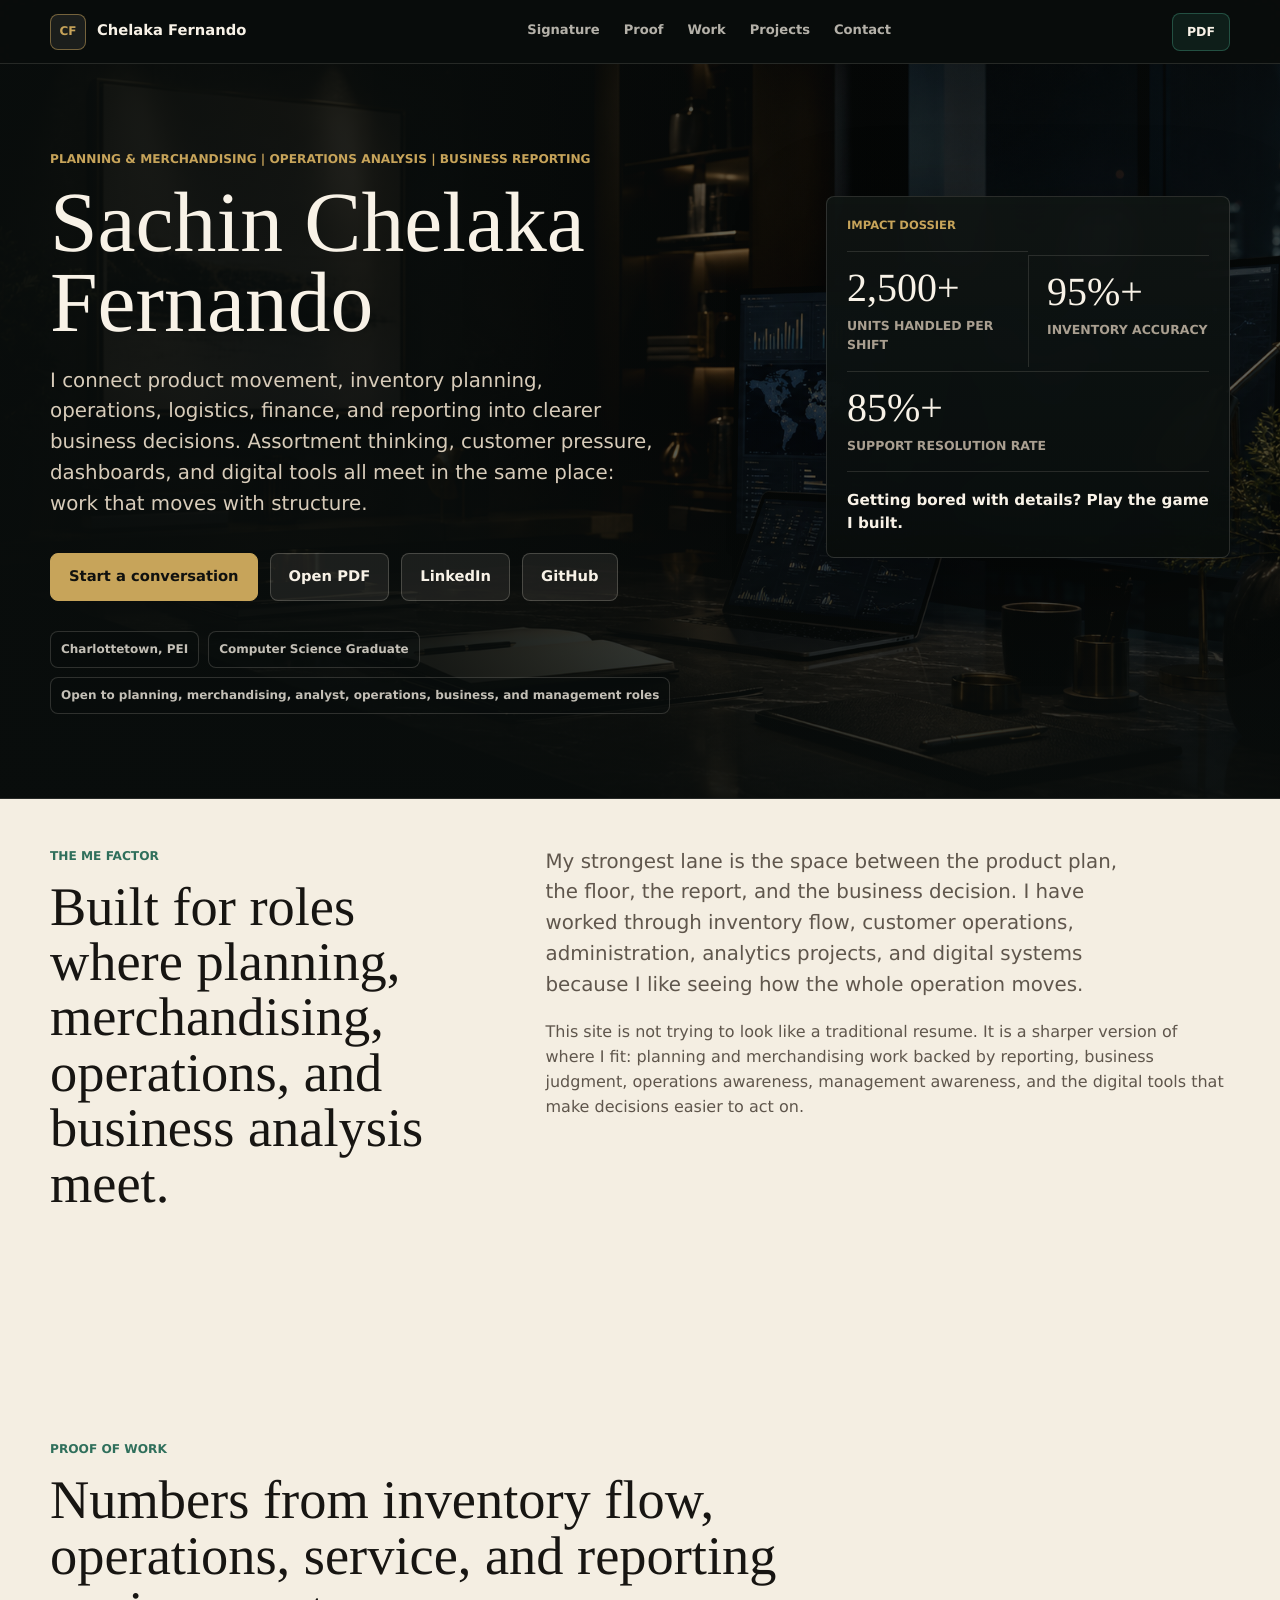
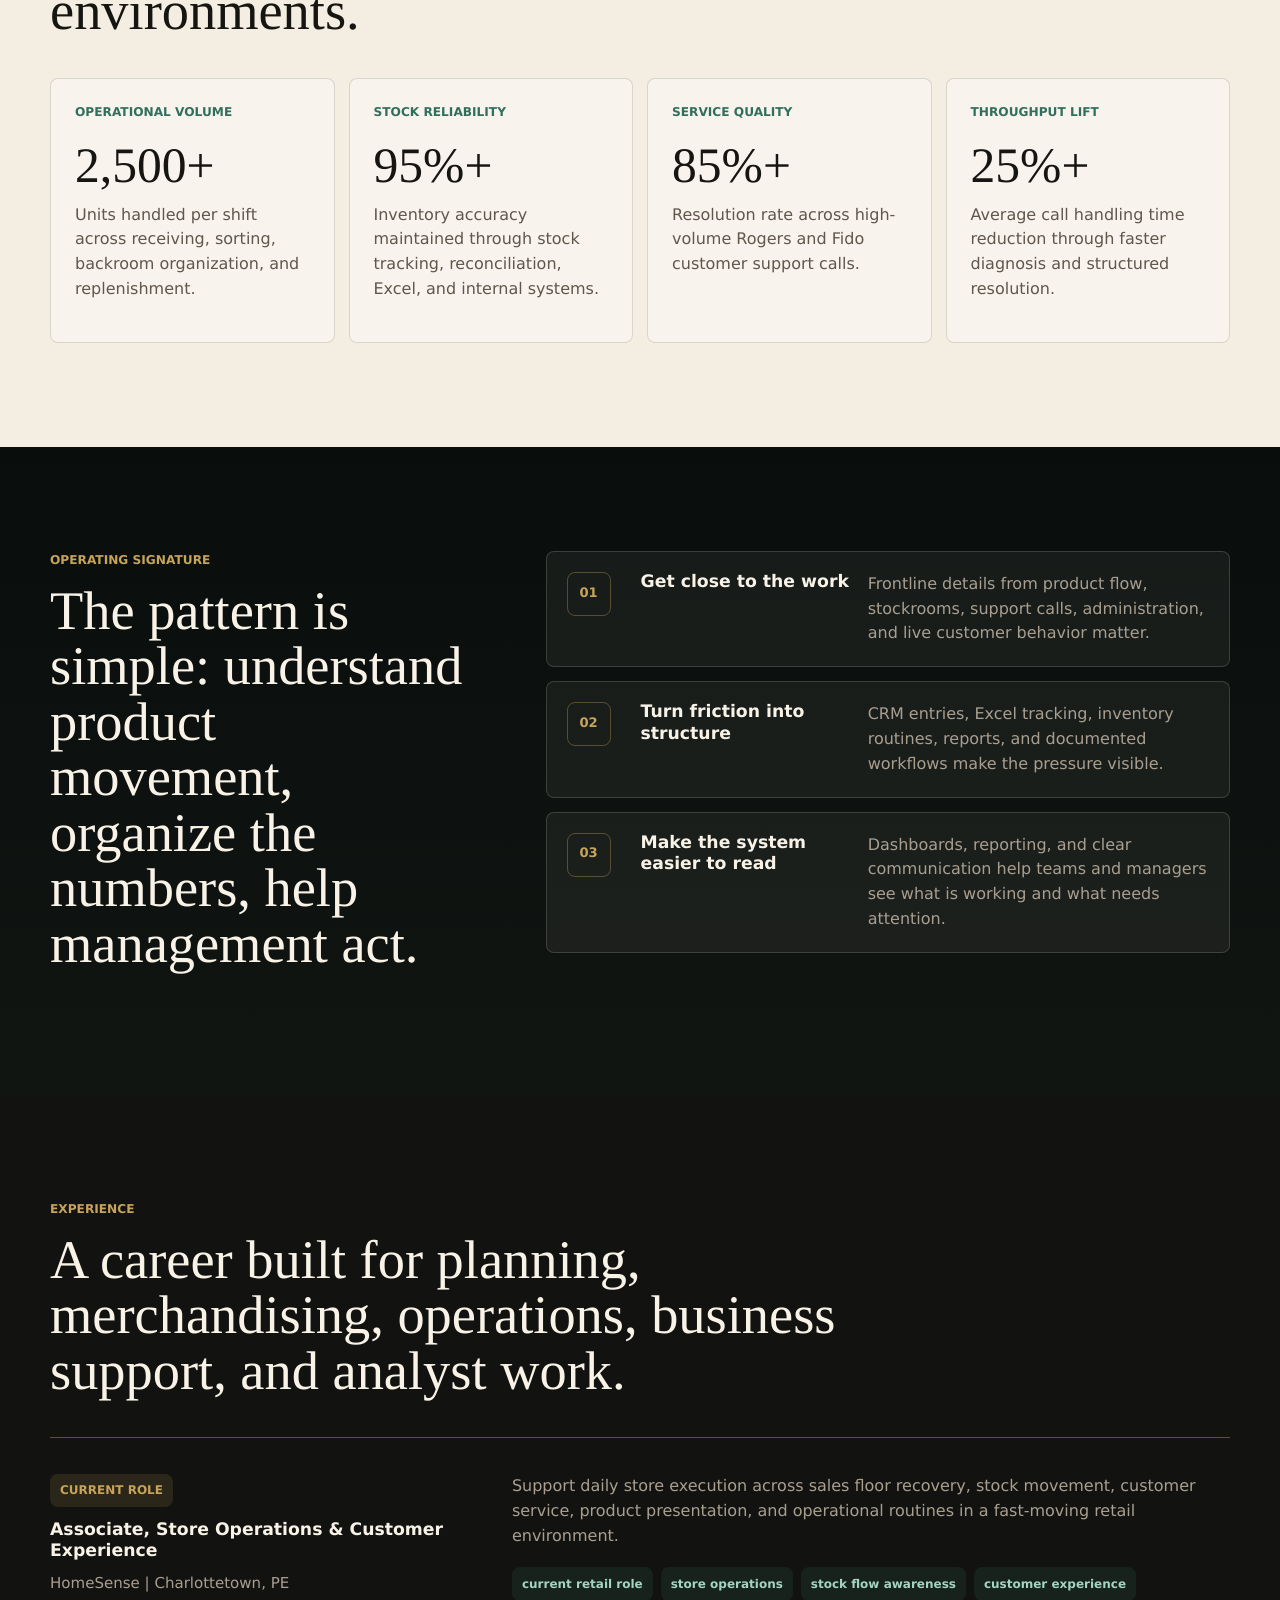
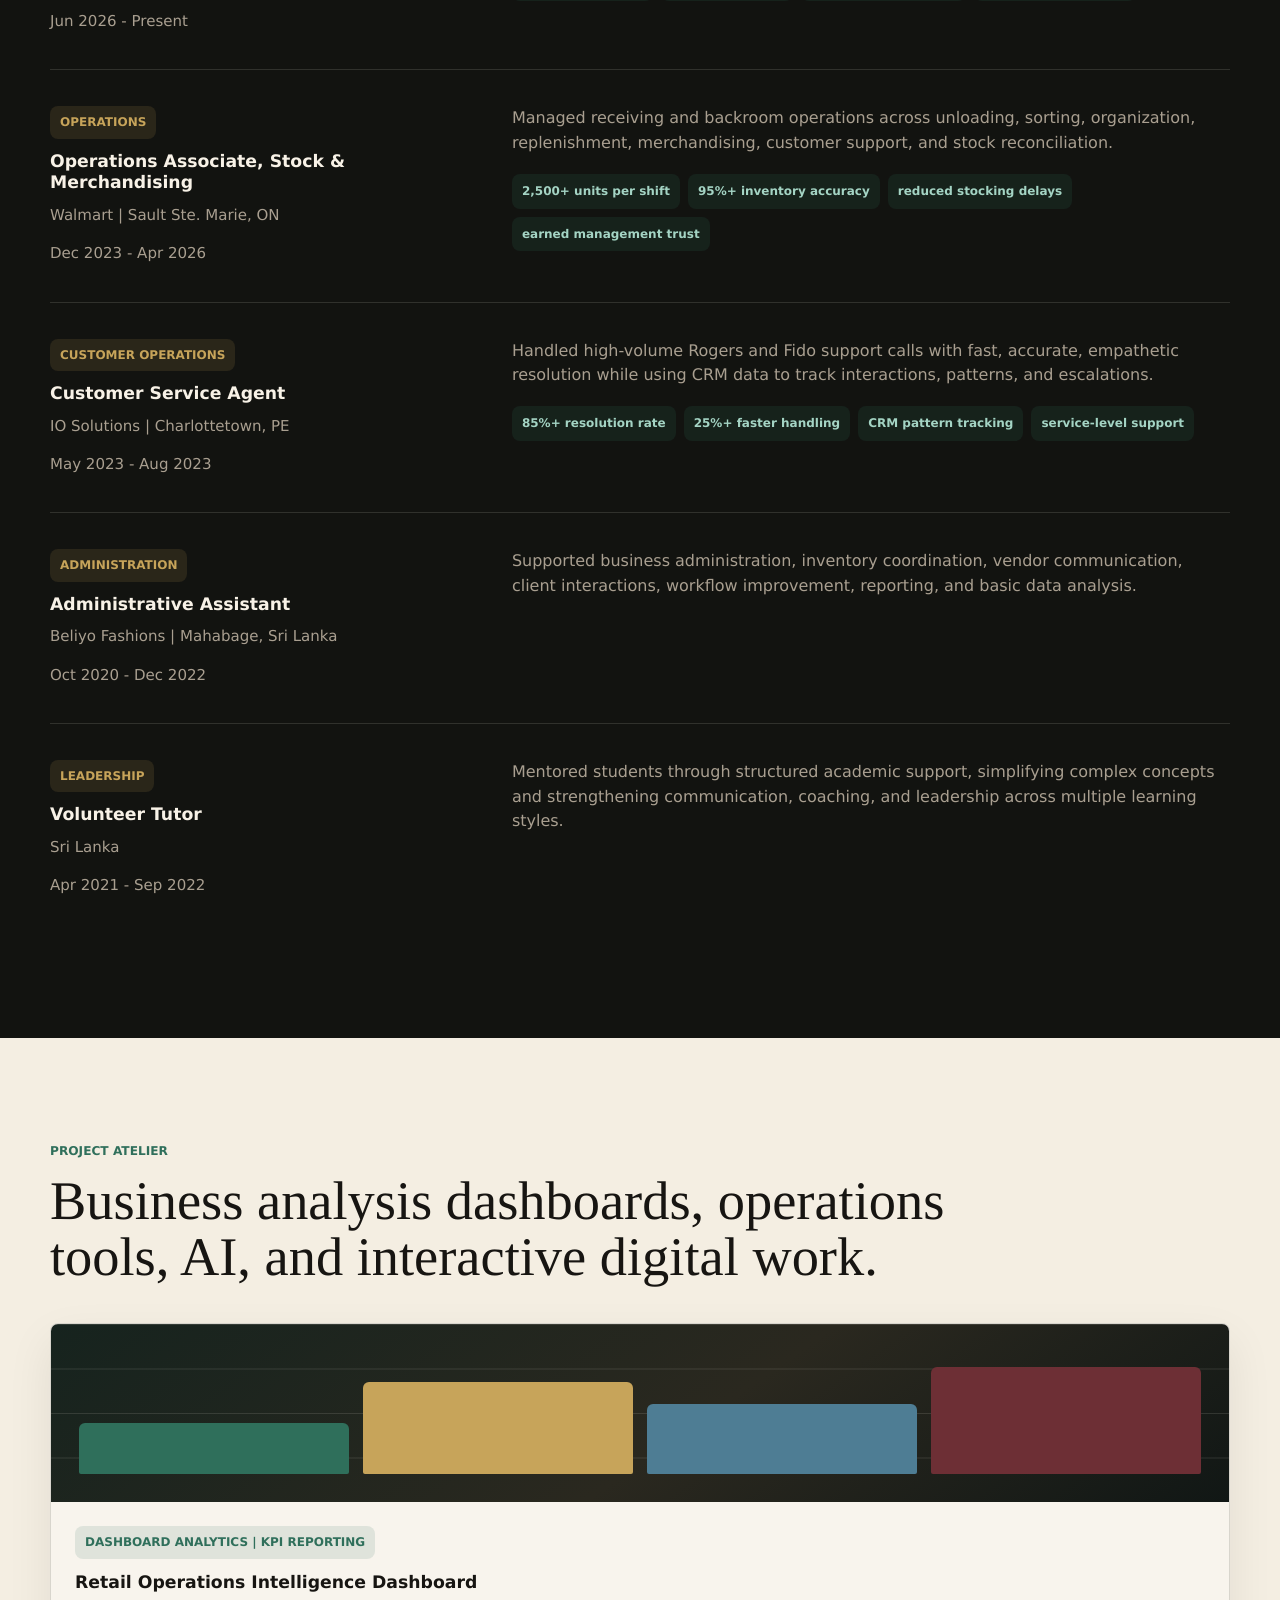
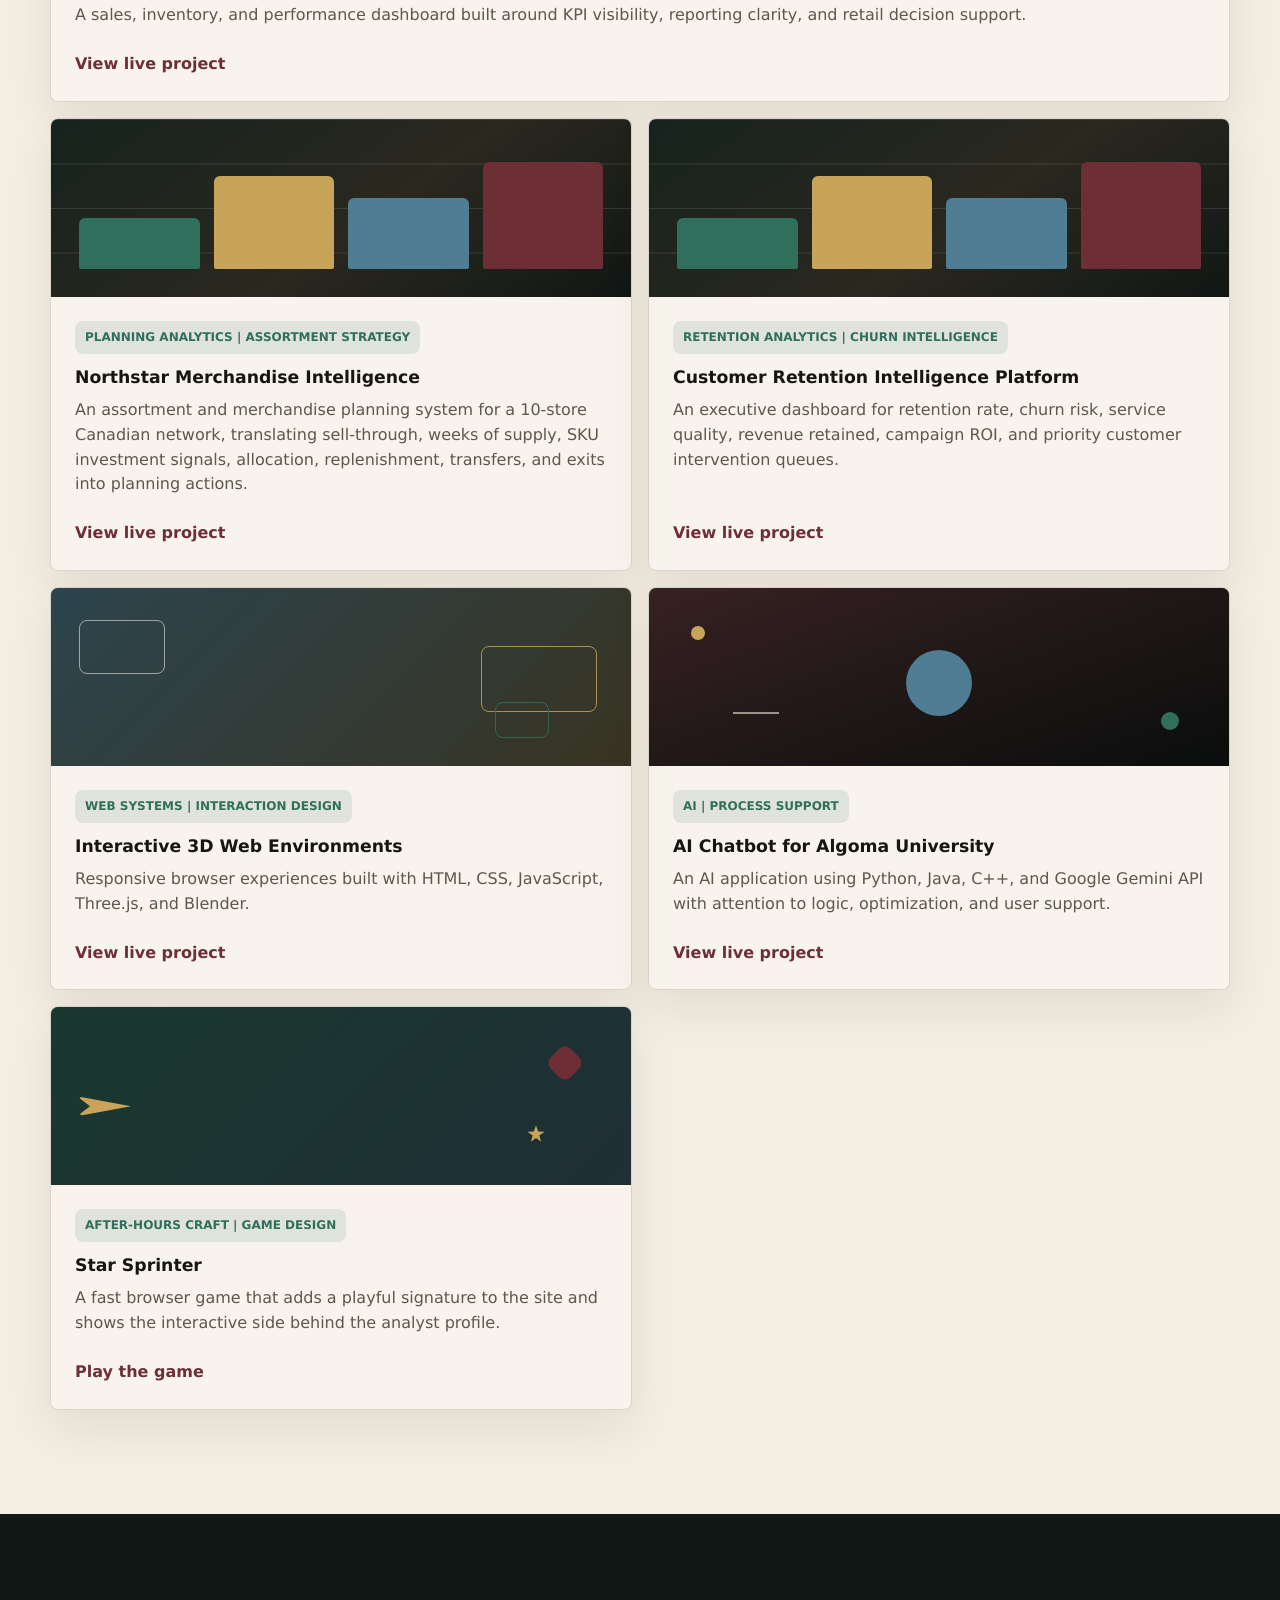
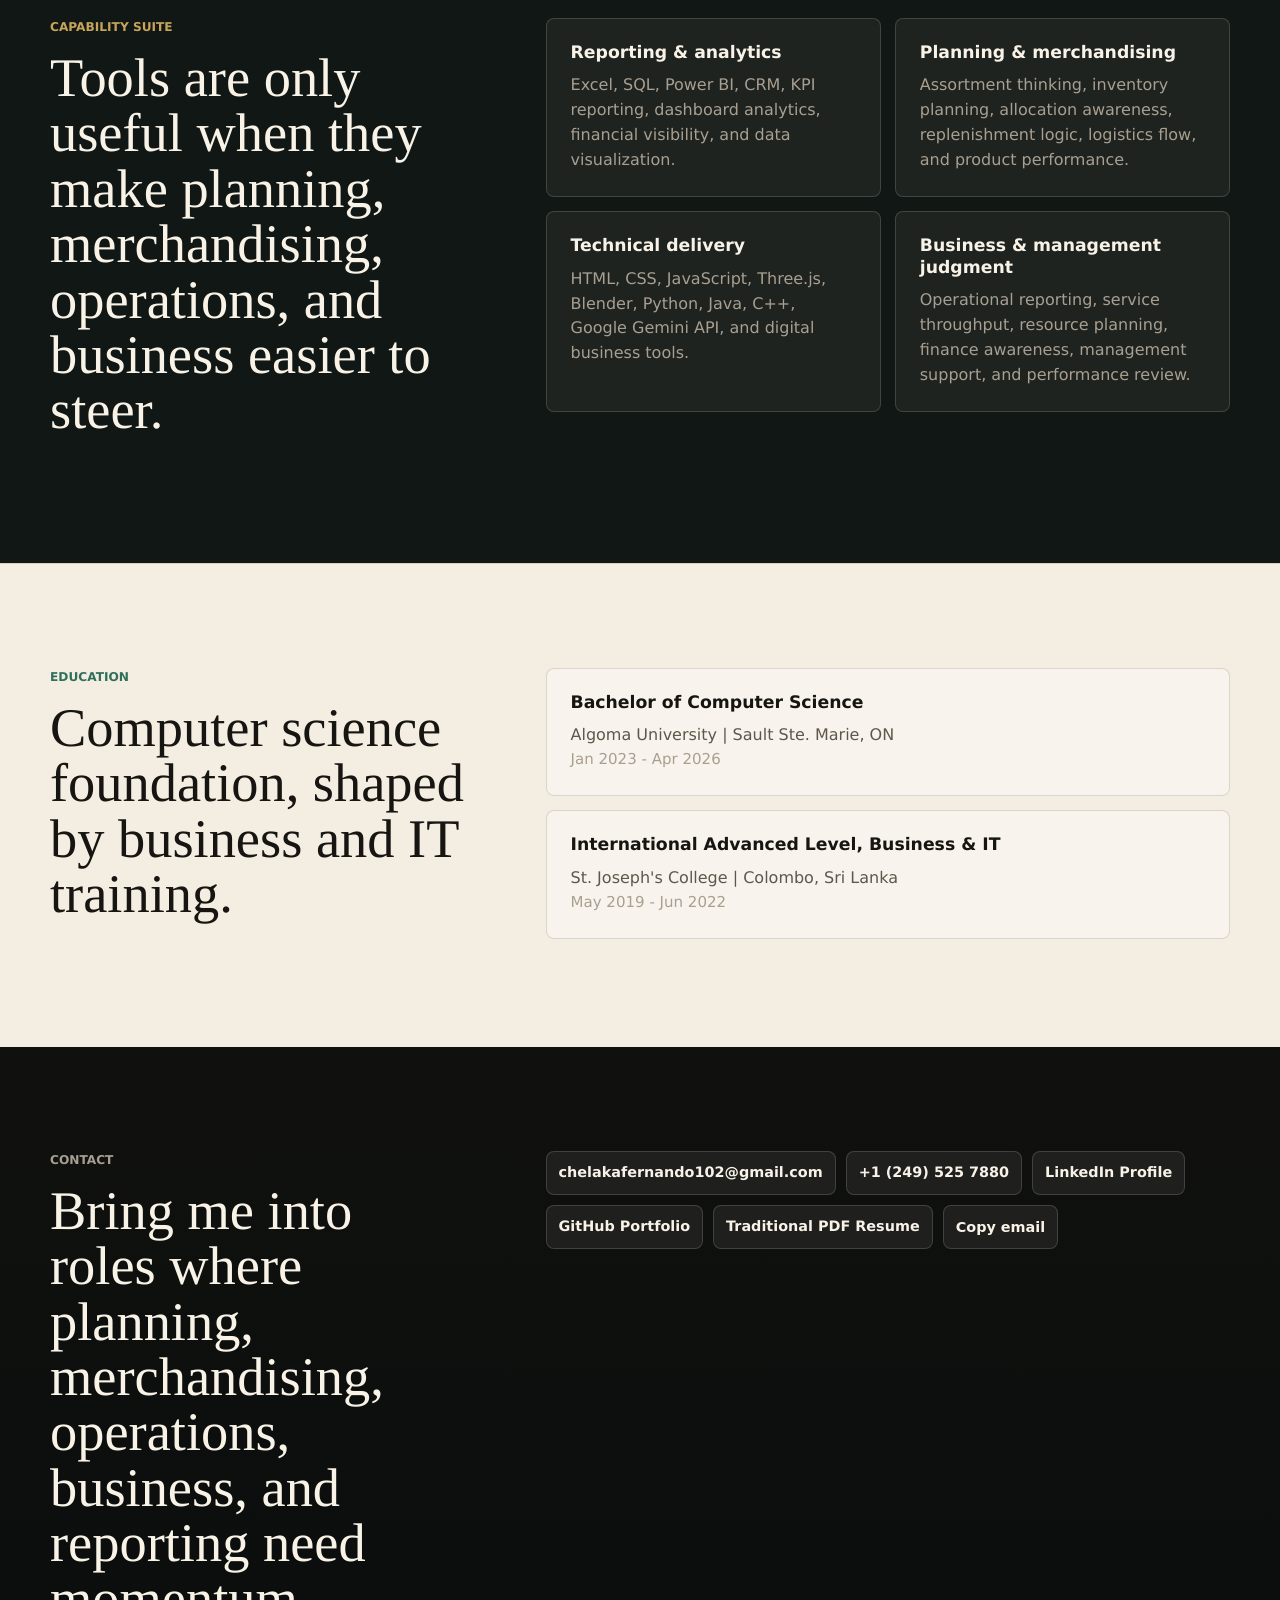
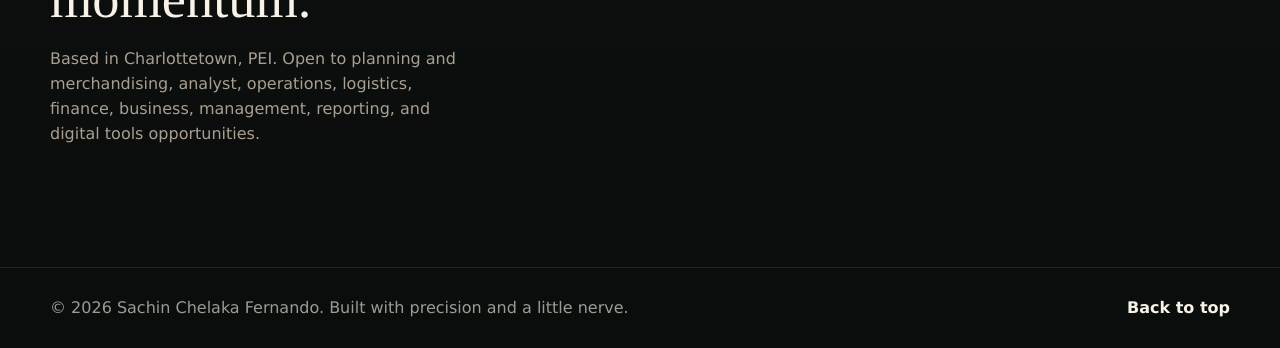
<file: index.html>
<!doctype html>
<html lang="en">
  <head>
    <meta charset="utf-8" />
    <meta name="viewport" content="width=device-width, initial-scale=1" />
    <meta
      name="description"
      content="A premium personal portfolio for Sachin Chelaka Fernando, positioned for planning and merchandising, analyst, operations, logistics, finance, business, management, reporting, and digital tools opportunities."
    />
    <meta name="theme-color" content="#090d0c" />
    <title>Sachin Chelaka Fernando | Planning &amp; Merchandising Analyst Portfolio</title>
    <link rel="preload" as="image" href="assets/chelaka-atelier.png" />
    <link rel="stylesheet" href="styles.css" />
    <script type="application/ld+json">
      {
        "@context": "https://schema.org",
        "@type": "Person",
        "name": "Sachin Chelaka Fernando",
        "email": "mailto:chelakafernando102@gmail.com",
        "telephone": "+1-249-525-7880",
        "url": "https://chelakafernando102.github.io",
        "sameAs": [
          "https://www.linkedin.com/in/chelaka-fernando",
          "https://github.com/chelakafernando102"
        ],
        "jobTitle": "Planning, Merchandising, Operations, and Business Analyst",
        "address": {
          "@type": "PostalAddress",
          "addressLocality": "Charlottetown",
          "addressRegion": "PE",
          "addressCountry": "CA"
        },
        "alumniOf": {
          "@type": "CollegeOrUniversity",
          "name": "Algoma University"
        }
      }
    </script>
  </head>
  <body>
    <div class="scroll-meter" aria-hidden="true"><span id="scrollMeter"></span></div>

    <header class="global-nav">
      <a class="brand" href="#top" aria-label="Sachin Chelaka Fernando home">
        <span class="brand-mark">CF</span>
        <span>Chelaka Fernando</span>
      </a>

      <nav class="nav-links" aria-label="Portfolio sections">
        <a href="#signature">Signature</a>
        <a href="#proof">Proof</a>
        <a href="#work">Work</a>
        <a href="#projects">Projects</a>
        <a href="#contact">Contact</a>
      </nav>

      <a
        class="nav-resume"
        id="resumeBtn"
        href="Chelaka%20Fernando%20Resume.pdf"
        target="_blank"
        rel="noreferrer"
      >
        PDF
      </a>
    </header>

    <main id="top">
      <section class="hero" aria-labelledby="hero-title">
        <img
          class="hero-image"
          src="assets/chelaka-atelier.png"
          alt="A luxury analytics workspace with polished stone, brass details, and abstract dashboard screens."
        />
        <div class="hero-shade" aria-hidden="true"></div>

        <div class="hero-inner">
          <p class="eyebrow">Planning &amp; merchandising | operations analysis | business reporting</p>
          <h1 id="hero-title">Sachin Chelaka Fernando</h1>
          <p class="hero-lede">
            I connect product movement, inventory planning, operations,
            logistics, finance, and reporting into clearer business decisions.
            Assortment thinking, customer pressure, dashboards, and digital
            tools all meet in the same place: work that moves with structure.
          </p>

          <div class="hero-actions" aria-label="Primary links">
            <a class="button button-primary" href="mailto:chelakafernando102@gmail.com">Start a conversation</a>
            <a class="button button-ghost" href="Chelaka%20Fernando%20Resume.pdf" target="_blank" rel="noreferrer">Open PDF</a>
            <a class="button button-ghost" href="https://www.linkedin.com/in/chelaka-fernando" target="_blank" rel="noreferrer">LinkedIn</a>
            <a class="button button-ghost" href="https://github.com/chelakafernando102" target="_blank" rel="noreferrer">GitHub</a>
          </div>

          <div class="hero-meta" aria-label="Candidate snapshot">
            <span>Charlottetown, PEI</span>
            <span>Computer Science Graduate</span>
            <span>Open to planning, merchandising, analyst, operations, business, and management roles</span>
          </div>
        </div>

        <div class="hero-proof" aria-label="Impact snapshot">
          <div>
            <strong>2,500+</strong>
            <span>units handled per shift</span>
          </div>
          <div>
            <strong>95%+</strong>
            <span>inventory accuracy</span>
          </div>
          <div>
            <strong>85%+</strong>
            <span>support resolution rate</span>
          </div>
          <a href="star-sprinter/" target="_blank" rel="noreferrer">
            Getting bored with details? Play the game I built.
          </a>
        </div>
      </section>

      <section class="section intro-section" id="signature" aria-labelledby="signature-title">
        <div class="section-inner intro-grid">
          <div class="section-heading">
            <p class="eyebrow">The me factor</p>
            <h2 id="signature-title">Built for roles where planning, merchandising, operations, and business analysis meet.</h2>
          </div>

          <div class="intro-copy">
            <p class="lead">
              My strongest lane is the space between the product plan, the floor,
              the report, and the business decision. I have worked through
              inventory flow, customer operations, administration, analytics
              projects, and digital systems because I like seeing how the whole
              operation moves.
            </p>
            <p>
              This site is not trying to look like a traditional resume. It is a
              sharper version of where I fit: planning and merchandising work
              backed by reporting, business judgment, operations awareness,
              management awareness, and the digital tools that make decisions
              easier to act on.
            </p>
          </div>
        </div>
      </section>

      <section class="section proof-section" id="proof" aria-labelledby="proof-title">
        <div class="section-inner">
          <div class="section-heading wide-heading">
            <p class="eyebrow">Proof of work</p>
            <h2 id="proof-title">Numbers from inventory flow, operations, service, and reporting environments.</h2>
          </div>

          <div class="proof-grid">
            <article>
              <span>Operational volume</span>
              <strong>2,500+</strong>
              <p>Units handled per shift across receiving, sorting, backroom organization, and replenishment.</p>
            </article>
            <article>
              <span>Stock reliability</span>
              <strong>95%+</strong>
              <p>Inventory accuracy maintained through stock tracking, reconciliation, Excel, and internal systems.</p>
            </article>
            <article>
              <span>Service quality</span>
              <strong>85%+</strong>
              <p>Resolution rate across high-volume Rogers and Fido customer support calls.</p>
            </article>
            <article>
              <span>Throughput lift</span>
              <strong>25%+</strong>
              <p>Average call handling time reduction through faster diagnosis and structured resolution.</p>
            </article>
          </div>
        </div>
      </section>

      <section class="section method-section" aria-labelledby="method-title">
        <div class="section-inner method-grid">
          <div class="section-heading">
            <p class="eyebrow">Operating signature</p>
            <h2 id="method-title">The pattern is simple: understand product movement, organize the numbers, help management act.</h2>
          </div>

          <div class="method-list" aria-label="Operating method">
            <article>
              <span>01</span>
              <h3>Get close to the work</h3>
              <p>Frontline details from product flow, stockrooms, support calls, administration, and live customer behavior matter.</p>
            </article>
            <article>
              <span>02</span>
              <h3>Turn friction into structure</h3>
              <p>CRM entries, Excel tracking, inventory routines, reports, and documented workflows make the pressure visible.</p>
            </article>
            <article>
              <span>03</span>
              <h3>Make the system easier to read</h3>
              <p>Dashboards, reporting, and clear communication help teams and managers see what is working and what needs attention.</p>
            </article>
          </div>
        </div>
      </section>

      <section class="section work-section" id="work" aria-labelledby="work-title">
        <div class="section-inner">
          <div class="section-heading wide-heading">
            <p class="eyebrow">Experience</p>
            <h2 id="work-title">A career built for planning, merchandising, operations, business support, and analyst work.</h2>
          </div>

          <div class="timeline">
            <article class="timeline-item">
              <div class="timeline-meta">
                <span>Current role</span>
                <h3>Associate, Store Operations &amp; Customer Experience</h3>
                <p>HomeSense | Charlottetown, PE</p>
                <time datetime="2026-06">Jun 2026 - Present</time>
              </div>
              <div class="timeline-body">
                <p>
                  Support daily store execution across sales floor recovery,
                  stock movement, customer service, product presentation, and
                  operational routines in a fast-moving retail environment.
                </p>
                <div class="detail-tags" aria-label="HomeSense highlights">
                  <span>current retail role</span>
                  <span>store operations</span>
                  <span>stock flow awareness</span>
                  <span>customer experience</span>
                </div>
              </div>
            </article>

            <article class="timeline-item">
              <div class="timeline-meta">
                <span>Operations</span>
                <h3>Operations Associate, Stock &amp; Merchandising</h3>
                <p>Walmart | Sault Ste. Marie, ON</p>
                <time datetime="2023-12">Dec 2023 - Apr 2026</time>
              </div>
              <div class="timeline-body">
                <p>
                  Managed receiving and backroom operations across unloading,
                  sorting, organization, replenishment, merchandising, customer
                  support, and stock reconciliation.
                </p>
                <div class="detail-tags" aria-label="Walmart highlights">
                  <span>2,500+ units per shift</span>
                  <span>95%+ inventory accuracy</span>
                  <span>reduced stocking delays</span>
                  <span>earned management trust</span>
                </div>
              </div>
            </article>

            <article class="timeline-item">
              <div class="timeline-meta">
                <span>Customer operations</span>
                <h3>Customer Service Agent</h3>
                <p>IO Solutions | Charlottetown, PE</p>
                <time datetime="2023-05">May 2023 - Aug 2023</time>
              </div>
              <div class="timeline-body">
                <p>
                  Handled high-volume Rogers and Fido support calls with fast,
                  accurate, empathetic resolution while using CRM data to track
                  interactions, patterns, and escalations.
                </p>
                <div class="detail-tags" aria-label="IO Solutions highlights">
                  <span>85%+ resolution rate</span>
                  <span>25%+ faster handling</span>
                  <span>CRM pattern tracking</span>
                  <span>service-level support</span>
                </div>
              </div>
            </article>

            <article class="timeline-item">
              <div class="timeline-meta">
                <span>Administration</span>
                <h3>Administrative Assistant</h3>
                <p>Beliyo Fashions | Mahabage, Sri Lanka</p>
                <time datetime="2020-10">Oct 2020 - Dec 2022</time>
              </div>
              <div class="timeline-body">
                <p>
                  Supported business administration, inventory coordination,
                  vendor communication, client interactions, workflow improvement,
                  reporting, and basic data analysis.
                </p>
              </div>
            </article>

            <article class="timeline-item">
              <div class="timeline-meta">
                <span>Leadership</span>
                <h3>Volunteer Tutor</h3>
                <p>Sri Lanka</p>
                <time datetime="2021-04">Apr 2021 - Sep 2022</time>
              </div>
              <div class="timeline-body">
                <p>
                  Mentored students through structured academic support, simplifying
                  complex concepts and strengthening communication, coaching, and
                  leadership across multiple learning styles.
                </p>
              </div>
            </article>
          </div>
        </div>
      </section>

      <section class="section projects-section" id="projects" aria-labelledby="projects-title">
        <div class="section-inner">
          <div class="section-heading wide-heading">
            <p class="eyebrow">Project atelier</p>
            <h2 id="projects-title">Business analysis dashboards, operations tools, AI, and interactive digital work.</h2>
          </div>

          <div class="project-grid">
            <article class="project-card featured-project">
              <div class="project-visual analytics-visual" aria-hidden="true">
                <span></span><span></span><span></span><span></span>
              </div>
              <div class="project-content">
                <span class="project-tag">Dashboard analytics | KPI reporting</span>
                <h3>Retail Operations Intelligence Dashboard</h3>
                <p>
                  A sales, inventory, and performance dashboard built around KPI
                  visibility, reporting clarity, and retail decision support.
                </p>
                <a href="https://chelakafernando102.github.io/retail-operations-intelligence-dashboard/" target="_blank" rel="noreferrer">View live project</a>
              </div>
            </article>

            <article class="project-card">
              <div class="project-visual analytics-visual" aria-hidden="true">
                <span></span><span></span><span></span><span></span>
              </div>
              <div class="project-content">
                <span class="project-tag">Planning analytics | assortment strategy</span>
                <h3>Northstar Merchandise Intelligence</h3>
                <p>
                  An assortment and merchandise planning system for a 10-store
                  Canadian network, translating sell-through, weeks of supply,
                  SKU investment signals, allocation, replenishment, transfers,
                  and exits into planning actions.
                </p>
                <a href="https://chelakafernando102.github.io/northstar-merchandise-intelligence/" target="_blank" rel="noreferrer">View live project</a>
              </div>
            </article>

            <article class="project-card">
              <div class="project-visual analytics-visual" aria-hidden="true">
                <span></span><span></span><span></span><span></span>
              </div>
              <div class="project-content">
                <span class="project-tag">Retention analytics | churn intelligence</span>
                <h3>Customer Retention Intelligence Platform</h3>
                <p>
                  An executive dashboard for retention rate, churn risk,
                  service quality, revenue retained, campaign ROI, and priority
                  customer intervention queues.
                </p>
                <a href="https://chelakafernando102.github.io/customer-retention-intelligence-platform/index.html" target="_blank" rel="noreferrer">View live project</a>
              </div>
            </article>

            <article class="project-card">
              <div class="project-visual systems-visual" aria-hidden="true">
                <span></span><span></span><span></span>
              </div>
              <div class="project-content">
                <span class="project-tag">Web systems | interaction design</span>
                <h3>Interactive 3D Web Environments</h3>
                <p>
                  Responsive browser experiences built with HTML, CSS,
                  JavaScript, Three.js, and Blender.
                </p>
                <a href="https://codepen.io/Chelaka-Fernando/pen/qEEjLzG" target="_blank" rel="noreferrer">View live project</a>
              </div>
            </article>

            <article class="project-card">
              <div class="project-visual ai-visual" aria-hidden="true">
                <span></span><span></span><span></span><span></span>
              </div>
              <div class="project-content">
                <span class="project-tag">AI | process support</span>
                <h3>AI Chatbot for Algoma University</h3>
                <p>
                  An AI application using Python, Java, C++, and Google Gemini
                  API with attention to logic, optimization, and user support.
                </p>
                <a href="https://ai-chatbot-for-algoma-university.onrender.com" target="_blank" rel="noreferrer">View live project</a>
              </div>
            </article>

            <article class="project-card">
              <div class="project-visual game-visual" aria-hidden="true">
                <span></span><span></span><span></span>
              </div>
              <div class="project-content">
                <span class="project-tag">After-hours craft | game design</span>
                <h3>Star Sprinter</h3>
                <p>
                  A fast browser game that adds a playful signature to the site
                  and shows the interactive side behind the analyst profile.
                </p>
                <a href="star-sprinter/" target="_blank" rel="noreferrer">Play the game</a>
              </div>
            </article>
          </div>
        </div>
      </section>

      <section class="section capability-section" id="capabilities" aria-labelledby="capabilities-title">
        <div class="section-inner capability-grid">
          <div class="section-heading">
            <p class="eyebrow">Capability suite</p>
            <h2 id="capabilities-title">Tools are only useful when they make planning, merchandising, operations, and business easier to steer.</h2>
          </div>

          <div class="capability-list">
            <article>
              <h3>Reporting &amp; analytics</h3>
              <p>Excel, SQL, Power BI, CRM, KPI reporting, dashboard analytics, financial visibility, and data visualization.</p>
            </article>
            <article>
              <h3>Planning &amp; merchandising</h3>
              <p>Assortment thinking, inventory planning, allocation awareness, replenishment logic, logistics flow, and product performance.</p>
            </article>
            <article>
              <h3>Technical delivery</h3>
              <p>HTML, CSS, JavaScript, Three.js, Blender, Python, Java, C++, Google Gemini API, and digital business tools.</p>
            </article>
            <article>
              <h3>Business &amp; management judgment</h3>
              <p>Operational reporting, service throughput, resource planning, finance awareness, management support, and performance review.</p>
            </article>
          </div>
        </div>
      </section>

      <section class="section education-section" aria-labelledby="education-title">
        <div class="section-inner education-grid">
          <div class="section-heading">
            <p class="eyebrow">Education</p>
            <h2 id="education-title">Computer science foundation, shaped by business and IT training.</h2>
          </div>

          <div class="education-list">
            <article>
              <h3>Bachelor of Computer Science</h3>
              <p>Algoma University | Sault Ste. Marie, ON</p>
              <time datetime="2023-01">Jan 2023 - Apr 2026</time>
            </article>
            <article>
              <h3>International Advanced Level, Business &amp; IT</h3>
              <p>St. Joseph's College | Colombo, Sri Lanka</p>
              <time datetime="2019-05">May 2019 - Jun 2022</time>
            </article>
          </div>
        </div>
      </section>

      <section class="section contact-section" id="contact" aria-labelledby="contact-title">
        <div class="section-inner contact-grid">
          <div class="section-heading">
            <p class="eyebrow">Contact</p>
            <h2 id="contact-title">Bring me into roles where planning, merchandising, operations, business, and reporting need momentum.</h2>
            <p>
              Based in Charlottetown, PEI. Open to planning and merchandising,
              analyst, operations, logistics, finance, business, management,
              reporting, and digital tools opportunities.
            </p>
          </div>

          <div class="contact-panel" aria-label="Contact links">
            <a href="mailto:chelakafernando102@gmail.com">chelakafernando102@gmail.com</a>
            <a href="tel:+12495257880">+1 (249) 525 7880</a>
            <a href="https://www.linkedin.com/in/chelaka-fernando" target="_blank" rel="noreferrer">LinkedIn Profile</a>
            <a href="https://github.com/chelakafernando102" target="_blank" rel="noreferrer">GitHub Portfolio</a>
            <a href="Chelaka%20Fernando%20Resume.pdf" target="_blank" rel="noreferrer">Traditional PDF Resume</a>
            <button type="button" id="copyEmail">Copy email</button>
            <p class="copy-status" id="copyStatus" role="status" aria-live="polite"></p>
          </div>
        </div>
      </section>
    </main>

    <footer class="site-footer">
      <p>&copy; <span id="year"></span> Sachin Chelaka Fernando. Built with precision and a little nerve.</p>
      <a href="#top">Back to top</a>
    </footer>

    <script src="script.js"></script>
  </body>
</html>
</file>
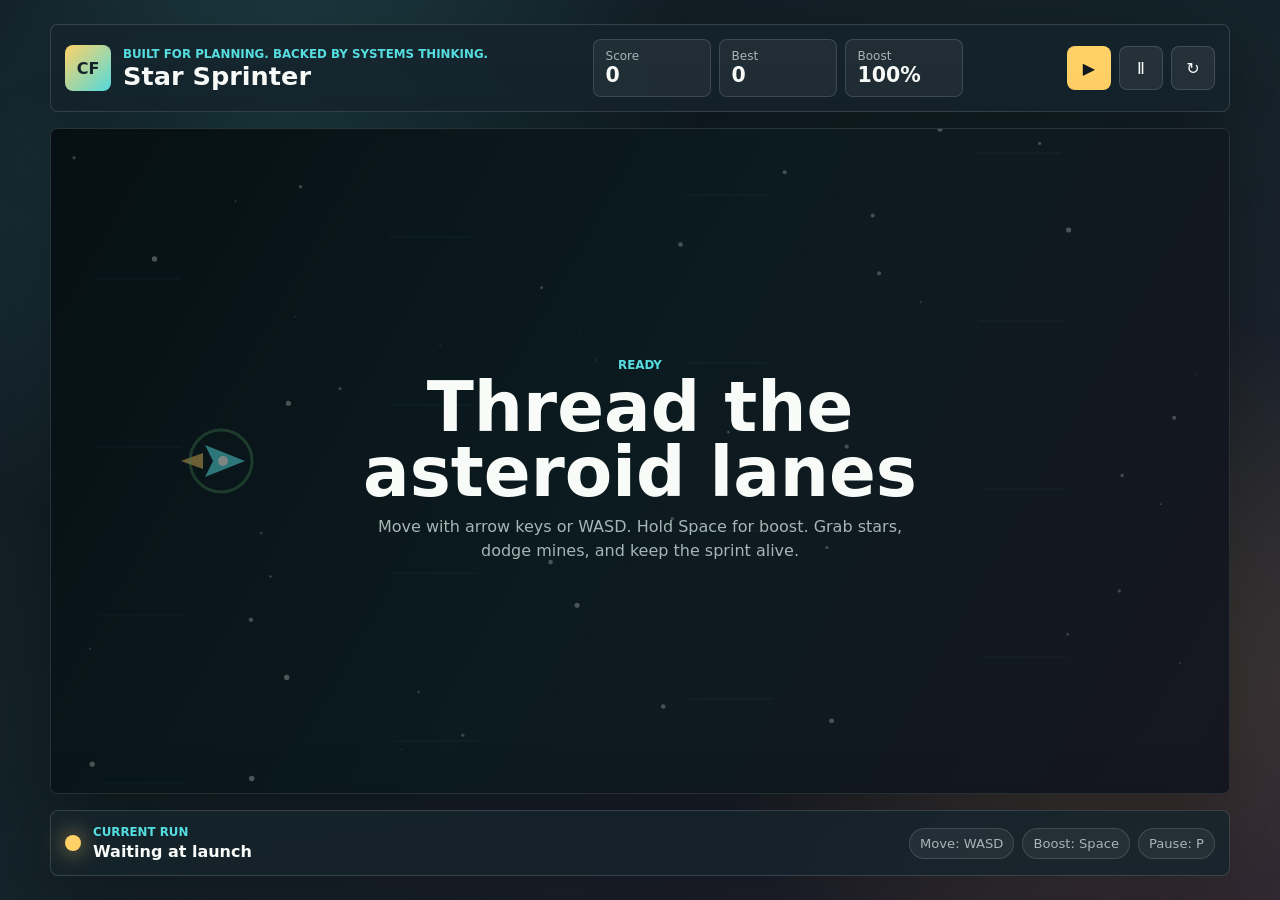
<file: star-sprinter/index.html>
<!doctype html>
<html lang="en">
  <head>
    <meta charset="utf-8" />
    <meta name="viewport" content="width=device-width, initial-scale=1" />
    <meta
      name="description"
      content="Star Sprinter, a fast arcade browser game by Chelaka Fernando." />
    <meta name="theme-color" content="#101820" />
    <title>Star Sprinter | Chelaka Fernando</title>
    <link rel="stylesheet" href="styles.css?v=0b0d9e9" />
  </head>
  <body>
    <main class="game-shell" aria-labelledby="game-title">
      <section class="hud-panel" aria-label="Game controls and score">
        <div class="brand-lockup">
          <span class="brand-mark" aria-hidden="true">CF</span>
          <div>
            <p class="eyebrow">Built for planning. Backed by systems thinking.</p>
            <h1 id="game-title">Star Sprinter</h1>
          </div>
        </div>

        <div class="score-grid" aria-live="polite">
          <div>
            <span>Score</span>
            <strong id="score">0</strong>
          </div>
          <div>
            <span>Best</span>
            <strong id="bestScore">0</strong>
          </div>
          <div>
            <span>Boost</span>
            <strong id="boostMeter">100%</strong>
          </div>
        </div>

        <div class="control-row" aria-label="Game actions">
          <button class="icon-button primary" type="button" id="startButton" title="Start game" aria-label="Start game">
            <span aria-hidden="true">▶</span>
          </button>
          <button class="icon-button" type="button" id="pauseButton" title="Pause game" aria-label="Pause game">
            <span aria-hidden="true">Ⅱ</span>
          </button>
          <button class="icon-button" type="button" id="restartButton" title="Restart game" aria-label="Restart game">
            <span aria-hidden="true">↻</span>
          </button>
        </div>
      </section>

      <section class="playfield-wrap" aria-label="Star Sprinter game area">
        <canvas id="gameCanvas" width="960" height="540" aria-label="Star Sprinter canvas"></canvas>
        <div class="overlay is-visible" id="messageOverlay">
          <p class="eyebrow" id="messageKicker">Ready</p>
          <h2 id="messageTitle">Thread the asteroid lanes</h2>
          <p id="messageBody">Move with arrow keys or WASD. Hold Space for boost. Grab stars, dodge mines, and keep the sprint alive.</p>
        </div>
      </section>

      <section class="status-panel" aria-label="Run status">
        <div class="mission-card">
          <span class="status-light" id="statusLight" aria-hidden="true"></span>
          <div>
            <p class="eyebrow">Current run</p>
            <strong id="runState">Waiting at launch</strong>
          </div>
        </div>
        <div class="tip-strip" aria-label="Control hints">
          <span>Move: WASD</span>
          <span>Boost: Space</span>
          <span>Pause: P</span>
        </div>
      </section>
    </main>

    <script src="script.js?v=0b0d9e9"></script>
  </body>
</html>
</file>
<file: styles.css>
:root {
  color-scheme: dark;
  --night: #090d0c;
  --night-soft: #111715;
  --ink: #f8f2e7;
  --ink-soft: #d8ccba;
  --muted: #a99f90;
  --paper: #f4eee2;
  --paper-deep: #e7ddcd;
  --paper-ink: #171512;
  --paper-muted: #5f564c;
  --line: rgba(248, 242, 231, 0.16);
  --line-dark: rgba(23, 21, 18, 0.14);
  --brass: #c7a45a;
  --emerald: #2f6f5b;
  --blue: #4e7d94;
  --claret: #6d2f35;
  --charcoal: #1b1c19;
  --resume-accent: var(--brass);
  --radius: 8px;
  --shadow: 0 28px 90px rgba(0, 0, 0, 0.34);
  font-family: Inter, ui-sans-serif, system-ui, -apple-system, BlinkMacSystemFont, "Segoe UI", sans-serif;
}

* {
  box-sizing: border-box;
}

html {
  scroll-behavior: smooth;
}

body {
  margin: 0;
  background: var(--night);
  color: var(--ink);
  line-height: 1.55;
  text-rendering: geometricPrecision;
}

body::selection {
  background: rgba(199, 164, 90, 0.34);
}

img {
  max-width: 100%;
}

a {
  color: inherit;
  text-decoration: none;
}

button,
a {
  -webkit-tap-highlight-color: transparent;
}

button {
  font: inherit;
}

.scroll-meter {
  position: fixed;
  inset: 0 0 auto;
  z-index: 100;
  height: 3px;
  background: transparent;
}

.scroll-meter span {
  display: block;
  width: 0;
  height: 100%;
  background: linear-gradient(90deg, var(--brass), var(--emerald), var(--blue), var(--claret));
}

.global-nav {
  position: sticky;
  top: 0;
  z-index: 60;
  display: grid;
  grid-template-columns: minmax(190px, auto) minmax(0, 1fr) auto;
  align-items: center;
  gap: 24px;
  min-height: 64px;
  padding: 11px max(22px, calc((100vw - 1180px) / 2));
  border-bottom: 1px solid rgba(248, 242, 231, 0.12);
  background: rgba(9, 13, 12, 0.78);
  backdrop-filter: blur(22px) saturate(140%);
}

.brand,
.nav-links,
.hero-actions,
.hero-meta,
.hero-proof,
.detail-tags,
.contact-panel {
  display: flex;
  align-items: center;
}

.brand {
  gap: 11px;
  color: var(--ink);
  font-size: 0.92rem;
  font-weight: 760;
  white-space: nowrap;
}

.brand-mark {
  display: grid;
  width: 36px;
  height: 36px;
  place-items: center;
  border: 1px solid rgba(199, 164, 90, 0.52);
  border-radius: var(--radius);
  background: rgba(248, 242, 231, 0.08);
  color: var(--brass);
  font-size: 0.75rem;
  font-weight: 860;
  letter-spacing: 0;
}

.nav-links {
  justify-content: center;
  gap: 24px;
  color: rgba(248, 242, 231, 0.72);
  font-size: 0.82rem;
  font-weight: 720;
}

.nav-links a {
  border-bottom: 1px solid transparent;
  line-height: 2.15;
}

.nav-links a:hover,
.nav-links a.active,
.site-footer a:hover {
  color: var(--brass);
  border-color: currentColor;
}

.nav-resume {
  display: inline-flex;
  min-width: 58px;
  min-height: 38px;
  align-items: center;
  justify-content: center;
  border: 1px solid color-mix(in srgb, var(--resume-accent) 64%, transparent);
  border-radius: var(--radius);
  background: color-mix(in srgb, var(--resume-accent) 18%, transparent);
  color: var(--ink);
  font-size: 0.78rem;
  font-weight: 860;
  transition: background 220ms ease, border-color 220ms ease, transform 180ms ease;
}

.nav-resume:hover {
  transform: translateY(-1px);
  background: color-mix(in srgb, var(--resume-accent) 28%, transparent);
}

main {
  overflow: hidden;
}

.hero {
  position: relative;
  min-height: clamp(700px, 78svh, 820px);
  overflow: hidden;
  border-bottom: 1px solid rgba(248, 242, 231, 0.12);
  background: var(--night);
}

.hero-image {
  position: absolute;
  inset: 0;
  width: 100%;
  height: 100%;
  object-fit: cover;
  object-position: 62% center;
  filter: saturate(0.96) contrast(1.08) brightness(0.9);
}

.hero-shade {
  position: absolute;
  inset: 0;
  background:
    linear-gradient(90deg, rgba(9, 13, 12, 0.94) 0%, rgba(9, 13, 12, 0.84) 34%, rgba(9, 13, 12, 0.28) 68%, rgba(9, 13, 12, 0.48) 100%),
    linear-gradient(180deg, rgba(9, 13, 12, 0.3) 0%, rgba(9, 13, 12, 0.16) 48%, rgba(9, 13, 12, 0.86) 100%);
}

.hero-inner,
.hero-proof,
.section-inner {
  width: min(1180px, calc(100% - 44px));
  margin: 0 auto;
}

.hero-inner {
  position: relative;
  z-index: 1;
  max-width: 1180px;
  padding: 86px 0 84px;
}

.eyebrow {
  margin: 0 0 14px;
  color: var(--brass);
  font-size: 0.76rem;
  font-weight: 860;
  letter-spacing: 0;
  text-transform: uppercase;
}

h1,
h2,
h3,
p {
  margin-top: 0;
}

h1,
h2 {
  font-family: Georgia, "Times New Roman", serif;
  font-weight: 500;
  letter-spacing: 0;
}

h1 {
  max-width: 660px;
  margin-bottom: 22px;
  color: var(--ink);
  font-size: 5.35rem;
  line-height: 0.94;
}

h2 {
  max-width: 900px;
  margin-bottom: 20px;
  color: inherit;
  font-size: 3.4rem;
  line-height: 1.02;
}

h3 {
  margin-bottom: 9px;
  color: inherit;
  font-size: 1.08rem;
  font-weight: 780;
  letter-spacing: 0;
  line-height: 1.24;
}

p {
  color: var(--muted);
}

.hero-lede,
.lead {
  max-width: 610px;
  color: var(--ink-soft);
  font-size: 1.24rem;
  line-height: 1.55;
}

.hero-actions {
  max-width: 640px;
  flex-wrap: wrap;
  gap: 12px;
  margin-top: 34px;
}

.button {
  display: inline-flex;
  min-height: 48px;
  align-items: center;
  justify-content: center;
  padding: 0 18px;
  border: 1px solid transparent;
  border-radius: var(--radius);
  cursor: pointer;
  font-size: 0.92rem;
  font-weight: 780;
  transition: transform 180ms ease, background 180ms ease, border-color 180ms ease, color 180ms ease;
}

.button:hover,
.contact-panel button:hover,
.project-card:hover {
  transform: translateY(-2px);
}

.button-primary {
  border-color: var(--brass);
  background: var(--brass);
  color: #10110f;
}

.button-primary:hover {
  background: #d8bd79;
}

.button-ghost {
  border-color: rgba(248, 242, 231, 0.2);
  background: rgba(248, 242, 231, 0.08);
  color: var(--ink);
}

.button-ghost:hover {
  border-color: rgba(199, 164, 90, 0.6);
  background: rgba(199, 164, 90, 0.15);
}

.hero-meta {
  max-width: 640px;
  flex-wrap: wrap;
  gap: 9px;
  margin-top: 30px;
}

.hero-meta span,
.detail-tags span,
.project-tag,
.timeline-meta span {
  border-radius: var(--radius);
  font-size: 0.75rem;
  font-weight: 800;
  letter-spacing: 0;
}

.hero-meta span {
  padding: 8px 10px;
  border: 1px solid rgba(248, 242, 231, 0.16);
  background: rgba(9, 13, 12, 0.42);
  color: rgba(248, 242, 231, 0.78);
}

.hero-proof {
  position: absolute;
  top: 132px;
  right: max(22px, calc((100vw - 1180px) / 2));
  bottom: auto;
  left: auto;
  z-index: 2;
  display: grid;
  width: min(404px, calc(100% - 44px));
  grid-template-columns: repeat(2, minmax(0, 1fr));
  gap: 0;
  padding: 20px;
  border: 1px solid rgba(248, 242, 231, 0.14);
  border-radius: var(--radius);
  background:
    linear-gradient(180deg, rgba(17, 23, 21, 0.72), rgba(9, 13, 12, 0.82)),
    rgba(9, 13, 12, 0.72);
  backdrop-filter: blur(20px) saturate(130%);
  box-shadow: var(--shadow);
}

.hero-proof::before {
  content: "Impact dossier";
  grid-column: 1 / -1;
  margin-bottom: 16px;
  color: var(--brass);
  font-size: 0.72rem;
  font-weight: 860;
  text-transform: uppercase;
}

.hero-proof div,
.hero-proof a {
  min-height: 112px;
  padding: 16px 0;
  border-top: 1px solid rgba(248, 242, 231, 0.12);
  border-right: 0;
}

.hero-proof div:nth-of-type(2) {
  padding-left: 18px;
  border-left: 1px solid rgba(248, 242, 231, 0.12);
}

.hero-proof div:nth-of-type(3) {
  grid-column: 1 / -1;
  min-height: 96px;
}

.hero-proof strong {
  display: block;
  color: var(--ink);
  font-family: Georgia, "Times New Roman", serif;
  font-size: 2.5rem;
  font-weight: 500;
  line-height: 1;
}

.hero-proof span {
  display: block;
  margin-top: 8px;
  color: var(--muted);
  font-size: 0.78rem;
  font-weight: 760;
  text-transform: uppercase;
}

.hero-proof a {
  grid-column: 1 / -1;
  display: flex;
  align-items: center;
  min-height: 66px;
  padding-bottom: 0;
  color: var(--ink);
  font-size: 0.95rem;
  font-weight: 780;
}

.hero-proof a:hover {
  color: var(--brass);
}

.section,
.contact-section {
  scroll-margin-top: 88px;
}

.section {
  padding: 104px 0;
}

.section-heading {
  max-width: 760px;
}

.wide-heading {
  max-width: 940px;
}

.intro-section,
.proof-section,
.projects-section,
.education-section {
  background: var(--paper);
  color: var(--paper-ink);
}

.intro-section {
  padding-top: 48px;
}

.intro-section p,
.proof-section p,
.projects-section p,
.education-section p {
  color: var(--paper-muted);
}

.intro-section .eyebrow,
.proof-section .eyebrow,
.projects-section .eyebrow,
.education-section .eyebrow {
  color: var(--emerald);
}

.intro-grid,
.method-grid,
.capability-grid,
.education-grid,
.contact-grid {
  display: grid;
  grid-template-columns: minmax(260px, 0.38fr) minmax(0, 0.62fr);
  gap: 76px;
  align-items: start;
}

.intro-copy {
  max-width: 720px;
}

.intro-copy p:last-child {
  margin-bottom: 0;
}

.proof-grid {
  display: grid;
  grid-template-columns: repeat(4, minmax(0, 1fr));
  gap: 14px;
  margin-top: 38px;
}

.proof-grid article,
.project-card,
.capability-list article,
.education-list article {
  border: 1px solid var(--line-dark);
  border-radius: var(--radius);
  background: rgba(255, 255, 255, 0.38);
}

.proof-grid article {
  min-height: 252px;
  padding: 24px;
}

.proof-grid span {
  display: block;
  color: var(--emerald);
  font-size: 0.76rem;
  font-weight: 860;
  text-transform: uppercase;
}

.proof-grid strong {
  display: block;
  margin: 20px 0 14px;
  color: var(--paper-ink);
  font-family: Georgia, "Times New Roman", serif;
  font-size: 3.1rem;
  font-weight: 500;
  line-height: 0.95;
}

.method-section {
  background:
    linear-gradient(180deg, var(--night) 0%, #111512 100%);
  color: var(--ink);
}

.method-list {
  display: grid;
  gap: 14px;
}

.method-list article {
  display: grid;
  grid-template-columns: 56px minmax(140px, 0.38fr) minmax(0, 0.62fr);
  gap: 18px;
  align-items: start;
  padding: 20px;
  border: 1px solid var(--line);
  border-radius: var(--radius);
  background: rgba(248, 242, 231, 0.055);
}

.method-list span {
  display: grid;
  width: 44px;
  height: 44px;
  place-items: center;
  border: 1px solid rgba(199, 164, 90, 0.36);
  border-radius: var(--radius);
  color: var(--brass);
  font-size: 0.82rem;
  font-weight: 860;
}

.method-list p,
.timeline-body p,
.project-content p,
.capability-list p,
.education-list p {
  margin-bottom: 0;
}

.work-section {
  background: #121310;
  color: var(--ink);
}

.timeline {
  display: grid;
  margin-top: 38px;
}

.timeline-item {
  display: grid;
  grid-template-columns: minmax(260px, 0.36fr) minmax(0, 0.64fr);
  gap: 58px;
  padding: 36px 0;
  border-top: 1px solid rgba(248, 242, 231, 0.13);
}

.timeline-item:first-child {
  border-top-color: rgba(199, 164, 90, 0.42);
}

.timeline-meta span {
  display: inline-flex;
  width: fit-content;
  margin-bottom: 13px;
  padding: 7px 10px;
  background: rgba(199, 164, 90, 0.13);
  color: var(--brass);
  text-transform: uppercase;
}

.timeline-meta p,
.timeline-meta time,
.education-list time {
  display: block;
  color: var(--muted);
  font-size: 0.94rem;
}

.timeline-body {
  color: var(--ink-soft);
}

.detail-tags {
  flex-wrap: wrap;
  gap: 8px;
  margin-top: 18px;
}

.detail-tags span {
  padding: 8px 10px;
  background: rgba(47, 111, 91, 0.16);
  color: #a4d4c4;
}

.project-grid {
  display: grid;
  grid-template-columns: repeat(2, minmax(0, 1fr));
  gap: 16px;
  margin-top: 38px;
}

.project-card {
  display: flex;
  min-height: 100%;
  overflow: hidden;
  flex-direction: column;
  box-shadow: 0 18px 46px rgba(23, 21, 18, 0.08);
  transition: transform 180ms ease, box-shadow 180ms ease;
}

.project-card:hover {
  box-shadow: 0 24px 62px rgba(23, 21, 18, 0.15);
}

.featured-project {
  grid-column: span 2;
}

.project-visual {
  position: relative;
  height: 178px;
  overflow: hidden;
  background: var(--charcoal);
}

.analytics-visual {
  display: grid;
  grid-template-columns: repeat(4, 1fr);
  align-items: end;
  gap: 14px;
  padding: 28px;
  background:
    linear-gradient(rgba(248, 242, 231, 0.12) 1px, transparent 1px) 0 0 / 100% 25%,
    linear-gradient(145deg, #16231e, #2a281f 55%, #111715);
}

.analytics-visual span {
  display: block;
  border-radius: 6px 6px 2px 2px;
}

.analytics-visual span:nth-child(1) {
  height: 42%;
  background: var(--emerald);
}

.analytics-visual span:nth-child(2) {
  height: 76%;
  background: var(--brass);
}

.analytics-visual span:nth-child(3) {
  height: 58%;
  background: var(--blue);
}

.analytics-visual span:nth-child(4) {
  height: 88%;
  background: var(--claret);
}

.systems-visual {
  background:
    linear-gradient(135deg, rgba(78, 125, 148, 0.46), rgba(199, 164, 90, 0.22)),
    #101412;
}

.systems-visual span,
.game-visual span {
  position: absolute;
  border-radius: var(--radius);
}

.systems-visual span {
  border: 1px solid rgba(248, 242, 231, 0.56);
}

.systems-visual span:nth-child(1) {
  inset: 32px auto auto 28px;
  width: 86px;
  height: 54px;
}

.systems-visual span:nth-child(2) {
  inset: 58px 34px auto auto;
  width: 116px;
  height: 66px;
  border-color: rgba(199, 164, 90, 0.82);
}

.systems-visual span:nth-child(3) {
  inset: auto 82px 28px auto;
  width: 54px;
  height: 36px;
  border-color: rgba(47, 111, 91, 0.88);
}

.ai-visual {
  background:
    linear-gradient(160deg, rgba(109, 47, 53, 0.42), rgba(9, 13, 12, 0.96)),
    #111715;
}

.ai-visual span {
  position: absolute;
  border-radius: 999px;
  background: var(--brass);
}

.ai-visual span:nth-child(1) {
  inset: 38px auto auto 42px;
  width: 14px;
  height: 14px;
}

.ai-visual span:nth-child(2) {
  inset: 62px auto auto 50%;
  width: 66px;
  height: 66px;
  transform: translateX(-50%);
  background: var(--blue);
}

.ai-visual span:nth-child(3) {
  inset: auto 50px 36px auto;
  width: 18px;
  height: 18px;
  background: var(--emerald);
}

.ai-visual span:nth-child(4) {
  inset: auto auto 52px 84px;
  width: 46px;
  height: 2px;
  border-radius: 0;
  background: rgba(248, 242, 231, 0.56);
}

.game-visual {
  background:
    linear-gradient(135deg, rgba(47, 111, 91, 0.44), rgba(78, 125, 148, 0.3)),
    #090d0c;
}

.game-visual span:nth-child(1) {
  inset: 50% auto auto 26px;
  width: 54px;
  height: 20px;
  background: var(--brass);
  clip-path: polygon(100% 50%, 0 0, 24% 50%, 0 100%);
}

.game-visual span:nth-child(2) {
  inset: 42px 52px auto auto;
  width: 28px;
  height: 28px;
  background: var(--claret);
  transform: rotate(45deg);
}

.game-visual span:nth-child(3) {
  inset: auto 86px 42px auto;
  width: 18px;
  height: 18px;
  background: var(--brass);
  clip-path: polygon(50% 0, 62% 34%, 98% 35%, 68% 56%, 79% 91%, 50% 70%, 21% 91%, 32% 56%, 2% 35%, 38% 34%);
}

.project-content {
  display: flex;
  flex: 1;
  flex-direction: column;
  padding: 24px;
}

.project-tag {
  display: inline-flex;
  width: fit-content;
  margin-bottom: 14px;
  padding: 7px 10px;
  background: rgba(47, 111, 91, 0.12);
  color: var(--emerald);
  text-transform: uppercase;
}

.project-card a {
  margin-top: auto;
  padding-top: 24px;
  color: var(--claret);
  font-weight: 780;
}

.project-card a:hover {
  color: var(--emerald);
}

.capability-section {
  background: var(--night-soft);
  color: var(--ink);
}

.capability-list {
  display: grid;
  grid-template-columns: repeat(2, minmax(0, 1fr));
  gap: 14px;
}

.capability-list article {
  padding: 24px;
  border-color: var(--line);
  background: rgba(248, 242, 231, 0.055);
}

.education-section {
  border-top: 1px solid var(--line-dark);
}

.education-list {
  display: grid;
  gap: 14px;
}

.education-list article {
  padding: 24px;
}

.contact-section {
  padding: 104px 0;
  background:
    linear-gradient(180deg, #10110f 0%, #090d0c 100%);
}

.contact-grid {
  align-items: start;
}

.contact-section h2 {
  color: var(--ink);
}

.contact-section p {
  color: var(--muted);
}

.contact-panel {
  flex-wrap: wrap;
  gap: 10px;
  align-content: start;
  justify-content: flex-start;
}

.contact-panel a,
.contact-panel button {
  min-height: 44px;
  padding: 10px 12px;
  border: 1px solid rgba(248, 242, 231, 0.16);
  border-radius: var(--radius);
  background: rgba(248, 242, 231, 0.07);
  color: var(--ink);
  cursor: pointer;
  font-size: 0.9rem;
  font-weight: 760;
  transition: transform 180ms ease, border-color 180ms ease, background 180ms ease;
}

.contact-panel a:hover,
.contact-panel button:hover {
  border-color: rgba(199, 164, 90, 0.58);
  background: rgba(199, 164, 90, 0.13);
}

.copy-status {
  width: 100%;
  min-height: 1.4em;
  margin: 4px 0 0;
  color: #a4d4c4;
  font-size: 0.88rem;
}

.site-footer {
  display: flex;
  justify-content: space-between;
  gap: 20px;
  padding: 28px max(22px, calc((100vw - 1180px) / 2));
  border-top: 1px solid rgba(248, 242, 231, 0.1);
  background: var(--night);
  color: rgba(248, 242, 231, 0.62);
}

.site-footer p {
  margin: 0;
  color: inherit;
}

.site-footer a {
  color: var(--ink);
  font-weight: 760;
}

.reveal {
  opacity: 0;
  transform: translateY(18px);
}

.reveal.is-visible {
  opacity: 1;
  transform: translateY(0);
  transition: opacity 520ms ease, transform 520ms ease;
}

@media (max-width: 1100px) {
  .hero {
    min-height: 82svh;
  }

  .hero-inner {
    padding: 72px 0 150px;
  }

  h1 {
    max-width: 760px;
    font-size: 4.7rem;
  }

  .hero-lede {
    max-width: 700px;
  }

  .hero-actions,
  .hero-meta {
    max-width: none;
  }

  .hero-proof,
  .proof-grid,
  .project-grid {
    grid-template-columns: repeat(2, minmax(0, 1fr));
  }

  .hero-proof {
    top: auto;
    right: 0;
    bottom: 0;
    left: 0;
    width: min(1180px, calc(100% - 44px));
    padding: 0;
    gap: 0;
    border-bottom: 0;
    border-radius: var(--radius) var(--radius) 0 0;
    background: rgba(9, 13, 12, 0.76);
  }

  .hero-proof::before {
    display: none;
  }

  .hero-proof div,
  .hero-proof a {
    min-height: 94px;
    padding: 18px 20px;
    border-top: 0;
    border-right: 1px solid rgba(248, 242, 231, 0.12);
  }

  .hero-proof div:nth-of-type(2) {
    padding-left: 20px;
    border-left: 0;
  }

  .hero-proof div:nth-of-type(3) {
    grid-column: auto;
    min-height: 94px;
  }

  .hero-proof a,
  .featured-project {
    grid-column: span 2;
  }

  .hero-proof a {
    min-height: 94px;
    padding: 18px 20px;
  }
}

@media (max-width: 900px) {
  .global-nav {
    grid-template-columns: 1fr auto;
  }

  .nav-resume {
    grid-column: 2;
    grid-row: 1;
  }

  .nav-links {
    grid-column: 1 / -1;
    justify-content: flex-start;
    gap: 18px;
    overflow-x: auto;
    padding-bottom: 2px;
  }

  .hero {
    min-height: auto;
  }

  .hero-inner {
    padding: 72px 0 210px;
  }

  h1 {
    font-size: 3.8rem;
  }

  h2 {
    font-size: 2.65rem;
  }

  .intro-grid,
  .method-grid,
  .capability-grid,
  .education-grid,
  .contact-grid,
  .timeline-item {
    grid-template-columns: 1fr;
    gap: 34px;
  }

  .method-list article {
    grid-template-columns: 48px minmax(0, 1fr);
  }

  .method-list p {
    grid-column: 2;
  }
}

@media (max-width: 680px) {
  .global-nav {
    padding-inline: 16px;
  }

  .brand {
    min-width: 0;
    white-space: normal;
  }

  .brand span:last-child {
    display: none;
  }

  .hero-inner,
  .hero-proof,
  .section-inner {
    width: min(100% - 32px, 1180px);
  }

  .hero-shade {
    background:
      linear-gradient(90deg, rgba(9, 13, 12, 0.9), rgba(9, 13, 12, 0.74)),
      linear-gradient(180deg, rgba(9, 13, 12, 0.18), rgba(9, 13, 12, 0.9));
  }

  .hero-inner {
    padding: 40px 0 18px;
  }

  h1 {
    font-size: 2.55rem;
  }

  h2 {
    font-size: 2.15rem;
  }

  .hero-lede,
  .lead {
    font-size: 1rem;
  }

  .contact-panel {
    align-items: stretch;
    flex-direction: column;
  }

  .contact-panel a,
  .contact-panel button {
    width: 100%;
  }

  .hero-actions {
    display: grid;
    grid-template-columns: repeat(2, minmax(0, 1fr));
    gap: 10px;
    margin-top: 26px;
  }

  .hero-actions .button {
    min-width: 0;
    min-height: 46px;
    padding-right: 10px;
    padding-left: 10px;
    text-align: center;
  }

  .hero-meta {
    display: none;
  }

  .proof-grid,
  .project-grid,
  .capability-list {
    grid-template-columns: 1fr;
  }

  .hero-proof {
    position: relative;
    right: auto;
    bottom: auto;
    left: auto;
    grid-template-columns: repeat(2, minmax(0, 1fr));
    margin-bottom: 0;
    border-bottom: 1px solid rgba(248, 242, 231, 0.14);
    border-radius: var(--radius);
  }

  .featured-project {
    grid-column: auto;
  }

  .hero-proof a {
    grid-column: 1 / -1;
  }

  .hero-proof div,
  .hero-proof a {
    min-height: 62px;
    padding: 12px 14px;
    border-right: 0;
    border-bottom: 1px solid rgba(248, 242, 231, 0.12);
  }

  .hero-proof div:nth-child(odd) {
    border-right: 1px solid rgba(248, 242, 231, 0.12);
  }

  .hero-proof strong {
    font-size: 1.7rem;
  }

  .hero-proof span {
    margin-top: 5px;
    font-size: 0.64rem;
  }

  .hero-proof a {
    border-bottom: 0;
    font-size: 0.82rem;
  }

  .section,
  .contact-section {
    padding: 76px 0;
  }

  .intro-section {
    padding-top: 16px;
  }

  .proof-grid article {
    min-height: 0;
  }

  .project-visual {
    height: 156px;
  }

  .site-footer {
    flex-direction: column;
    padding-inline: 16px;
  }
}

@media (prefers-reduced-motion: reduce) {
  html {
    scroll-behavior: auto;
  }

  *,
  *::before,
  *::after {
    transition-duration: 0.001ms !important;
    animation-duration: 0.001ms !important;
    animation-iteration-count: 1 !important;
  }

  .reveal {
    opacity: 1;
    transform: none;
  }
}

@media print {
  .global-nav,
  .scroll-meter,
  .hero-image,
  .hero-shade,
  .hero-actions,
  .contact-panel button,
  .copy-status,
  .site-footer {
    display: none;
  }

  body {
    background: #fff;
    color: #000;
  }

  main {
    overflow: visible;
  }

  .hero,
  .section,
  .contact-section {
    min-height: 0;
    padding: 18px 0;
    background: #fff;
    color: #000;
  }

  .hero-inner,
  .hero-proof,
  .section-inner {
    width: 100%;
    padding: 0;
  }

  .hero-proof {
    position: static;
    display: grid;
    grid-template-columns: repeat(3, 1fr);
    box-shadow: none;
    border: 1px solid #ddd;
    color: #000;
  }

  h1 {
    font-size: 2.4rem;
  }

  h2 {
    font-size: 1.6rem;
  }

  .intro-grid,
  .method-grid,
  .capability-grid,
  .education-grid,
  .contact-grid,
  .timeline-item {
    grid-template-columns: 1fr;
    gap: 14px;
  }

  .project-card,
  .proof-grid article,
  .capability-list article,
  .education-list article,
  .method-list article {
    box-shadow: none;
    break-inside: avoid;
  }
}
</file>
<file: star-sprinter/styles.css>
:root {
  color-scheme: dark;
  --bg: #101820;
  --panel: #16232c;
  --panel-soft: #1d3038;
  --ink: #f8fbf8;
  --muted: #a6b6b5;
  --line: rgba(248, 251, 248, 0.14);
  --gold: #ffd166;
  --cyan: #55dde0;
  --coral: #ff6b6b;
  --leaf: #7ae582;
  --violet: #b8a1ff;
  --shadow: 0 24px 80px rgba(0, 0, 0, 0.34);
}

* {
  box-sizing: border-box;
}

html,
body {
  min-height: 100%;
}

body {
  margin: 0;
  color: var(--ink);
  font-family:
    Inter, ui-sans-serif, system-ui, -apple-system, BlinkMacSystemFont, "Segoe UI",
    sans-serif;
  background:
    radial-gradient(circle at 22% 18%, rgba(85, 221, 224, 0.22), transparent 34%),
    radial-gradient(circle at 86% 76%, rgba(255, 209, 102, 0.18), transparent 30%),
    linear-gradient(145deg, #101820 0%, #14242a 48%, #261f30 100%);
  overflow-x: hidden;
}

button {
  font: inherit;
}

.game-shell {
  width: min(1180px, calc(100vw - 32px));
  min-height: 100vh;
  margin: 0 auto;
  padding: 24px 0;
  display: grid;
  grid-template-rows: auto 1fr auto;
  gap: 16px;
}

.hud-panel,
.status-panel {
  display: flex;
  align-items: center;
  justify-content: space-between;
  gap: 18px;
  padding: 14px;
  border: 1px solid var(--line);
  background: rgba(22, 35, 44, 0.86);
  box-shadow: var(--shadow);
  backdrop-filter: blur(18px);
  border-radius: 8px;
}

.brand-lockup,
.mission-card,
.tip-strip,
.control-row,
.score-grid {
  display: flex;
  align-items: center;
}

.brand-lockup {
  gap: 12px;
  min-width: 230px;
}

.brand-mark {
  width: 46px;
  height: 46px;
  display: grid;
  place-items: center;
  border-radius: 8px;
  color: #14242a;
  background: linear-gradient(135deg, var(--gold), var(--cyan));
  font-weight: 900;
  letter-spacing: 0;
}

.eyebrow {
  margin: 0 0 3px;
  color: var(--cyan);
  font-size: 0.74rem;
  font-weight: 800;
  letter-spacing: 0;
  text-transform: uppercase;
}

h1,
h2,
p {
  margin-top: 0;
}

h1 {
  margin-bottom: 0;
  font-size: clamp(1.35rem, 2vw, 2.05rem);
  line-height: 1;
}

.score-grid {
  flex: 1;
  justify-content: center;
  gap: 8px;
}

.score-grid div {
  min-width: 118px;
  padding: 9px 12px;
  border: 1px solid var(--line);
  background: rgba(255, 255, 255, 0.05);
  border-radius: 8px;
}

.score-grid span {
  display: block;
  color: var(--muted);
  font-size: 0.75rem;
}

.score-grid strong {
  font-size: 1.28rem;
}

.control-row {
  gap: 8px;
}

.icon-button {
  width: 44px;
  height: 44px;
  display: grid;
  place-items: center;
  border: 1px solid var(--line);
  border-radius: 8px;
  color: var(--ink);
  background: rgba(255, 255, 255, 0.07);
  cursor: pointer;
  transition: transform 160ms ease, background 160ms ease, border-color 160ms ease;
}

.icon-button:hover,
.icon-button:focus-visible {
  border-color: rgba(85, 221, 224, 0.62);
  background: rgba(85, 221, 224, 0.16);
  transform: translateY(-1px);
  outline: none;
}

.icon-button.primary {
  color: #101820;
  border-color: transparent;
  background: var(--gold);
}

.playfield-wrap {
  position: relative;
  min-height: 420px;
  border: 1px solid var(--line);
  border-radius: 8px;
  overflow: hidden;
  box-shadow: var(--shadow);
  background: #071014;
}

canvas {
  width: 100%;
  height: 100%;
  min-height: 420px;
  display: block;
  touch-action: none;
}

.overlay {
  position: absolute;
  inset: 0;
  display: none;
  align-items: center;
  justify-content: center;
  flex-direction: column;
  padding: 24px;
  text-align: center;
  background: rgba(7, 16, 20, 0.5);
}

.overlay.is-visible {
  display: flex;
}

.overlay h2 {
  max-width: 720px;
  margin-bottom: 10px;
  font-size: clamp(2rem, 5.4vw, 4.8rem);
  line-height: 0.94;
}

.overlay p:not(.eyebrow) {
  max-width: 560px;
  margin-bottom: 0;
  color: var(--muted);
  font-size: 1rem;
  line-height: 1.55;
}

.mission-card {
  gap: 12px;
}

.mission-card strong {
  font-size: 1rem;
}

.status-light {
  width: 16px;
  height: 16px;
  border-radius: 999px;
  background: var(--gold);
  box-shadow: 0 0 22px rgba(255, 209, 102, 0.78);
}

.status-light.is-live {
  background: var(--leaf);
  box-shadow: 0 0 24px rgba(122, 229, 130, 0.76);
}

.status-light.is-danger {
  background: var(--coral);
  box-shadow: 0 0 24px rgba(255, 107, 107, 0.76);
}

.tip-strip {
  flex-wrap: wrap;
  justify-content: flex-end;
  gap: 8px;
}

.tip-strip span {
  padding: 7px 10px;
  color: var(--muted);
  border: 1px solid var(--line);
  border-radius: 999px;
  background: rgba(255, 255, 255, 0.05);
  font-size: 0.82rem;
}

@media (max-width: 760px) {
  .game-shell {
    width: min(100vw - 20px, 680px);
    padding: 10px 0;
  }

  .hud-panel,
  .status-panel {
    align-items: stretch;
    flex-direction: column;
  }

  .brand-lockup {
    min-width: 0;
  }

  .score-grid {
    width: 100%;
    display: grid;
    grid-template-columns: repeat(3, minmax(0, 1fr));
  }

  .score-grid div {
    min-width: 0;
  }

  .control-row,
  .tip-strip {
    width: 100%;
    justify-content: center;
  }

  .playfield-wrap,
  canvas {
    min-height: 56vh;
  }
}
</file>
